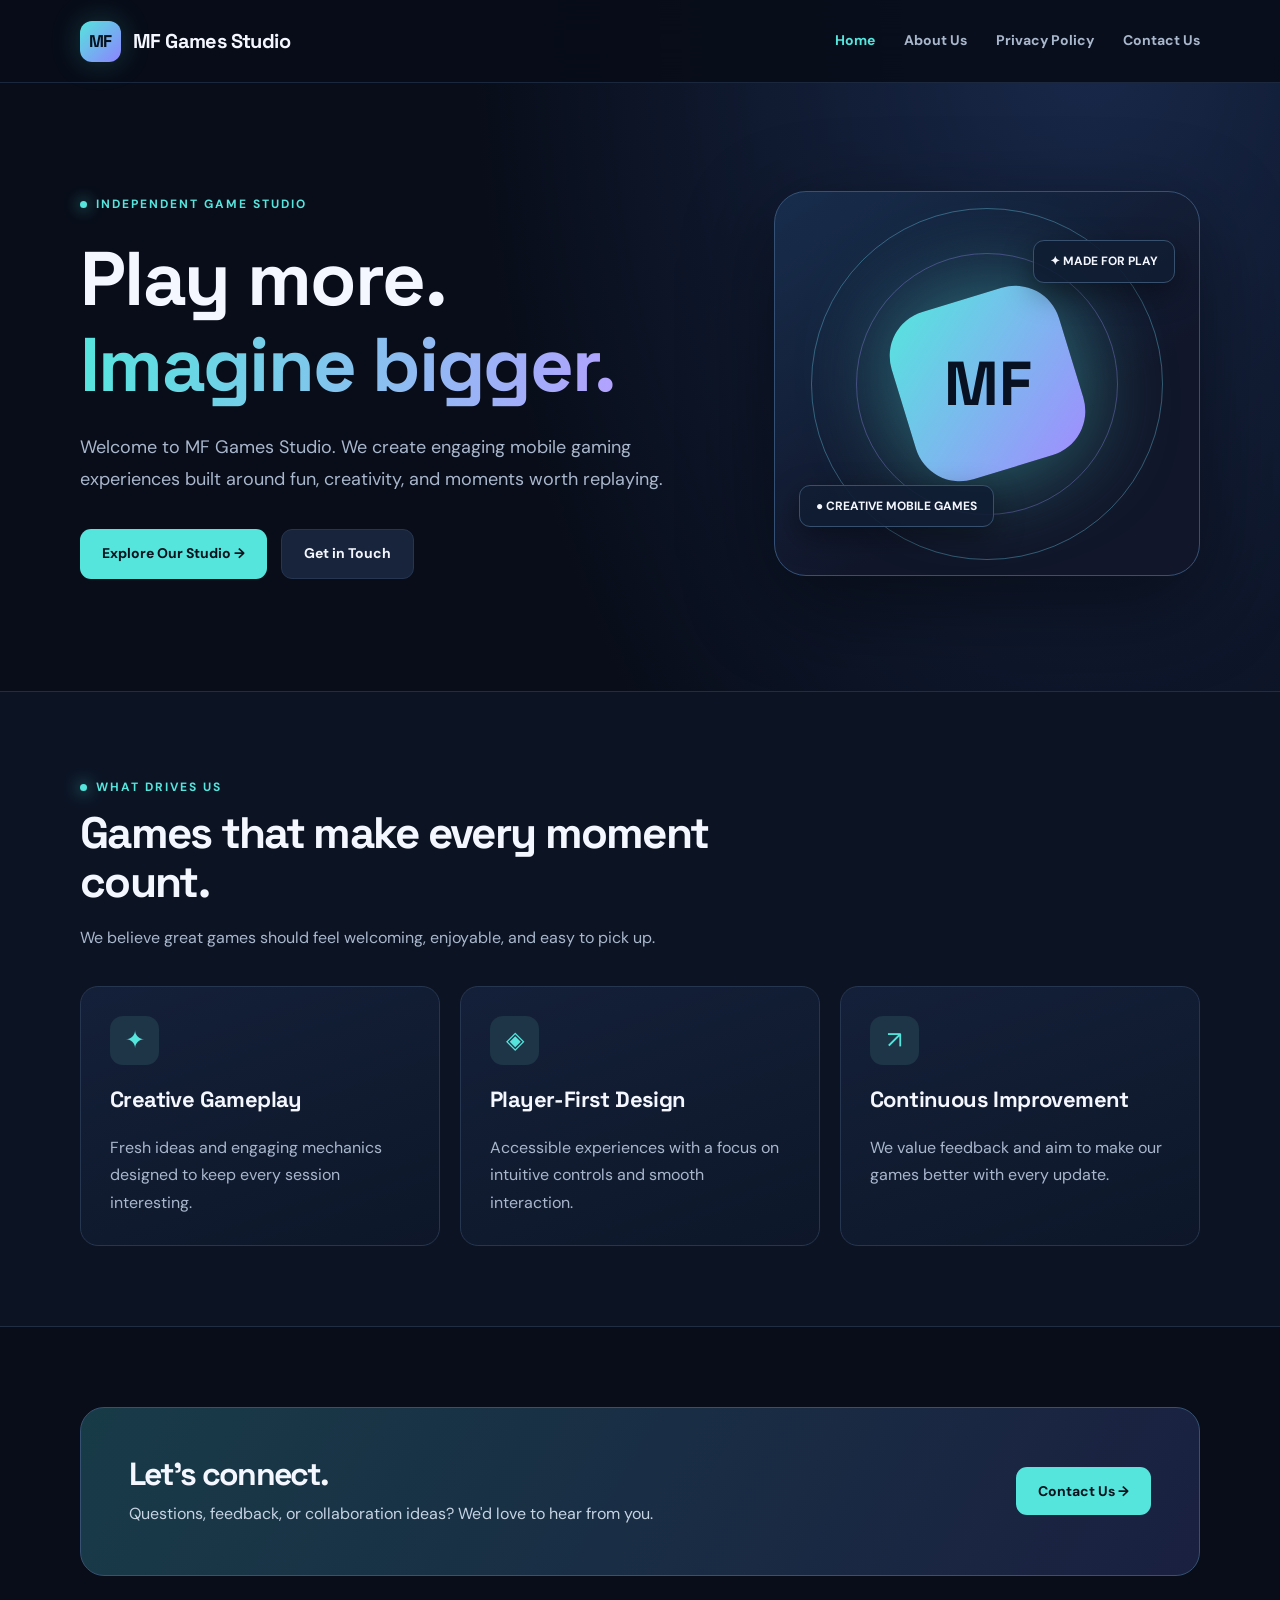
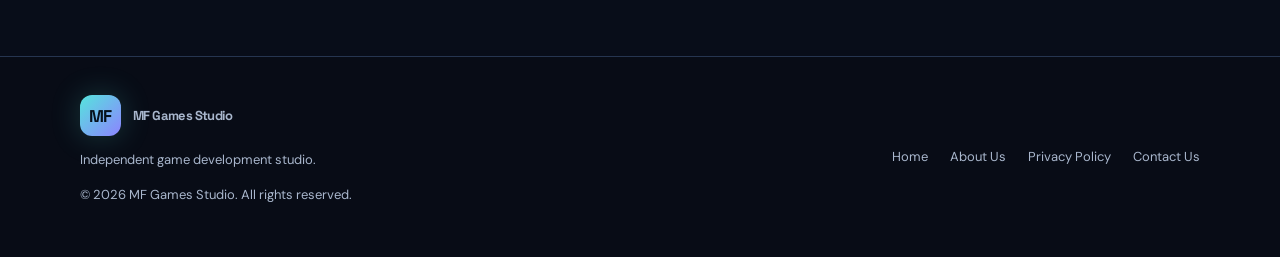
<file: index.html>
<!doctype html><html lang="en"><head><meta charset="utf-8"><meta name="viewport" content="width=device-width, initial-scale=1"><meta name="theme-color" content="#080d19"><meta name="description" content="MF Games Studio creates creative, engaging mobile gaming experiences."><title>Home | MF Games Studio</title><link rel="icon" href="/assets/favicon.svg" type="image/svg+xml"><link rel="stylesheet" href="/assets/style.css"><link rel="canonical" href="https://mfgamesstudio.site/"></head><body><header class="site-header"><nav class="nav container" aria-label="Main navigation"><a class="brand" href="/"><span class="brand-mark">MF</span><span>MF Games Studio</span></a><button class="nav-toggle" aria-label="Toggle navigation" aria-expanded="false" aria-controls="main-links">☰</button><div class="nav-links" id="main-links"><a href="/" aria-current="page">Home</a><a href="/about/">About Us</a><a href="/privacypolicy/">Privacy Policy</a><a href="/contact/">Contact Us</a></div></nav></header><main><section class="hero"><div class="container hero-grid"><div><span class="eyebrow">Independent game studio</span><h1>Play more.<br><span class="gradient">Imagine bigger.</span></h1><p class="lead">Welcome to MF Games Studio. We create engaging mobile gaming experiences built around fun, creativity, and moments worth replaying.</p><div class="buttons"><a class="btn btn-primary" href="/about/">Explore Our Studio →</a><a class="btn btn-secondary" href="/contact/">Get in Touch</a></div></div><div class="hero-art" role="img" aria-label="Abstract glowing MF Games Studio logo artwork"><div class="float-label top">✦ MADE FOR PLAY</div><div class="orb"><span>MF</span></div><div class="float-label bottom">● CREATIVE MOBILE GAMES</div></div></div></section><section class="section alt"><div class="container"><div class="section-intro"><span class="eyebrow">What drives us</span><h2>Games that make every moment count.</h2><p class="muted">We believe great games should feel welcoming, enjoyable, and easy to pick up.</p></div><div class="cards"><article class="card"><div class="symbol">✦</div><h3>Creative Gameplay</h3><p>Fresh ideas and engaging mechanics designed to keep every session interesting.</p></article><article class="card"><div class="symbol">◈</div><h3>Player-First Design</h3><p>Accessible experiences with a focus on intuitive controls and smooth interaction.</p></article><article class="card"><div class="symbol">↗</div><h3>Continuous Improvement</h3><p>We value feedback and aim to make our games better with every update.</p></article></div></div></section><section class="section"><div class="container"><div class="cta"><div><h2>Let's connect.</h2><p>Questions, feedback, or collaboration ideas? We'd love to hear from you.</p></div><a class="btn btn-primary" href="/contact/">Contact Us →</a></div></div></section></main><footer class="footer"><div class="container footer-inner"><div><a class="brand" href="/"><span class="brand-mark">MF</span><span>MF Games Studio</span></a><p>Independent game development studio.</p><p>© <span id="year">2026</span> MF Games Studio. All rights reserved.</p></div><div class="footer-links"><a href="/" aria-current="page">Home</a><a href="/about/">About Us</a><a href="/privacypolicy/">Privacy Policy</a><a href="/contact/">Contact Us</a></div></div></footer><script src="/assets/script.js" defer></script><script>document.getElementById('year').textContent=new Date().getFullYear()</script></body></html>
</file>
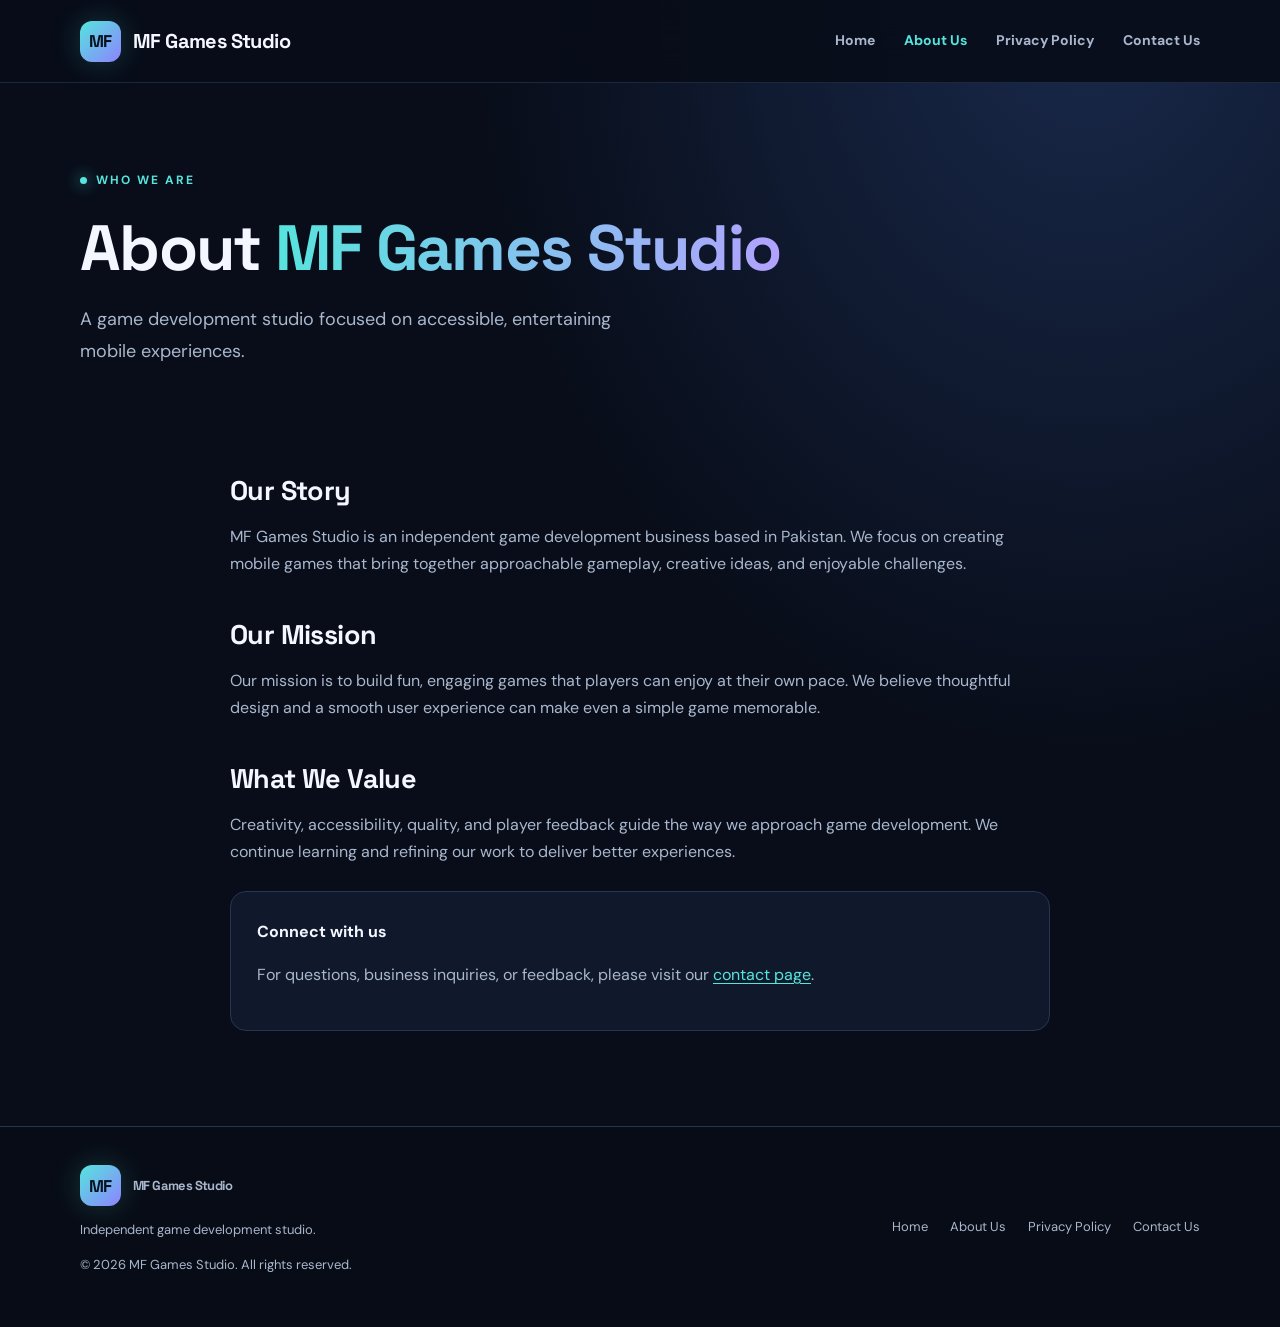
<file: about/index.html>
<!doctype html><html lang="en"><head><meta charset="utf-8"><meta name="viewport" content="width=device-width, initial-scale=1"><meta name="theme-color" content="#080d19"><meta name="description" content="Learn about MF Games Studio, an independent mobile game development business."><title>About Us | MF Games Studio</title><link rel="icon" href="/assets/favicon.svg" type="image/svg+xml"><link rel="stylesheet" href="/assets/style.css"><link rel="canonical" href="https://mfgamesstudio.site/about/"></head><body><header class="site-header"><nav class="nav container" aria-label="Main navigation"><a class="brand" href="/"><span class="brand-mark">MF</span><span>MF Games Studio</span></a><button class="nav-toggle" aria-label="Toggle navigation" aria-expanded="false" aria-controls="main-links">☰</button><div class="nav-links" id="main-links"><a href="/">Home</a><a href="/about/" aria-current="page">About Us</a><a href="/privacypolicy/">Privacy Policy</a><a href="/contact/">Contact Us</a></div></nav></header><main><section class="page-head"><div class="container"><span class="eyebrow">Who we are</span><h1>About <span class="gradient">MF Games Studio</span></h1><p class="lead">A game development studio focused on accessible, entertaining mobile experiences.</p></div></section><section class="content container"><h2>Our Story</h2><p>MF Games Studio is an independent game development business based in Pakistan. We focus on creating mobile games that bring together approachable gameplay, creative ideas, and enjoyable challenges.</p><h2>Our Mission</h2><p>Our mission is to build fun, engaging games that players can enjoy at their own pace. We believe thoughtful design and a smooth user experience can make even a simple game memorable.</p><h2>What We Value</h2><p>Creativity, accessibility, quality, and player feedback guide the way we approach game development. We continue learning and refining our work to deliver better experiences.</p><div class="info-box"><strong>Connect with us</strong><p>For questions, business inquiries, or feedback, please visit our <a href="/contact/">contact page</a>.</p></div></section></main><footer class="footer"><div class="container footer-inner"><div><a class="brand" href="/"><span class="brand-mark">MF</span><span>MF Games Studio</span></a><p>Independent game development studio.</p><p>© <span id="year">2026</span> MF Games Studio. All rights reserved.</p></div><div class="footer-links"><a href="/">Home</a><a href="/about/" aria-current="page">About Us</a><a href="/privacypolicy/">Privacy Policy</a><a href="/contact/">Contact Us</a></div></div></footer><script src="/assets/script.js" defer></script><script>document.getElementById('year').textContent=new Date().getFullYear()</script></body></html>
</file>
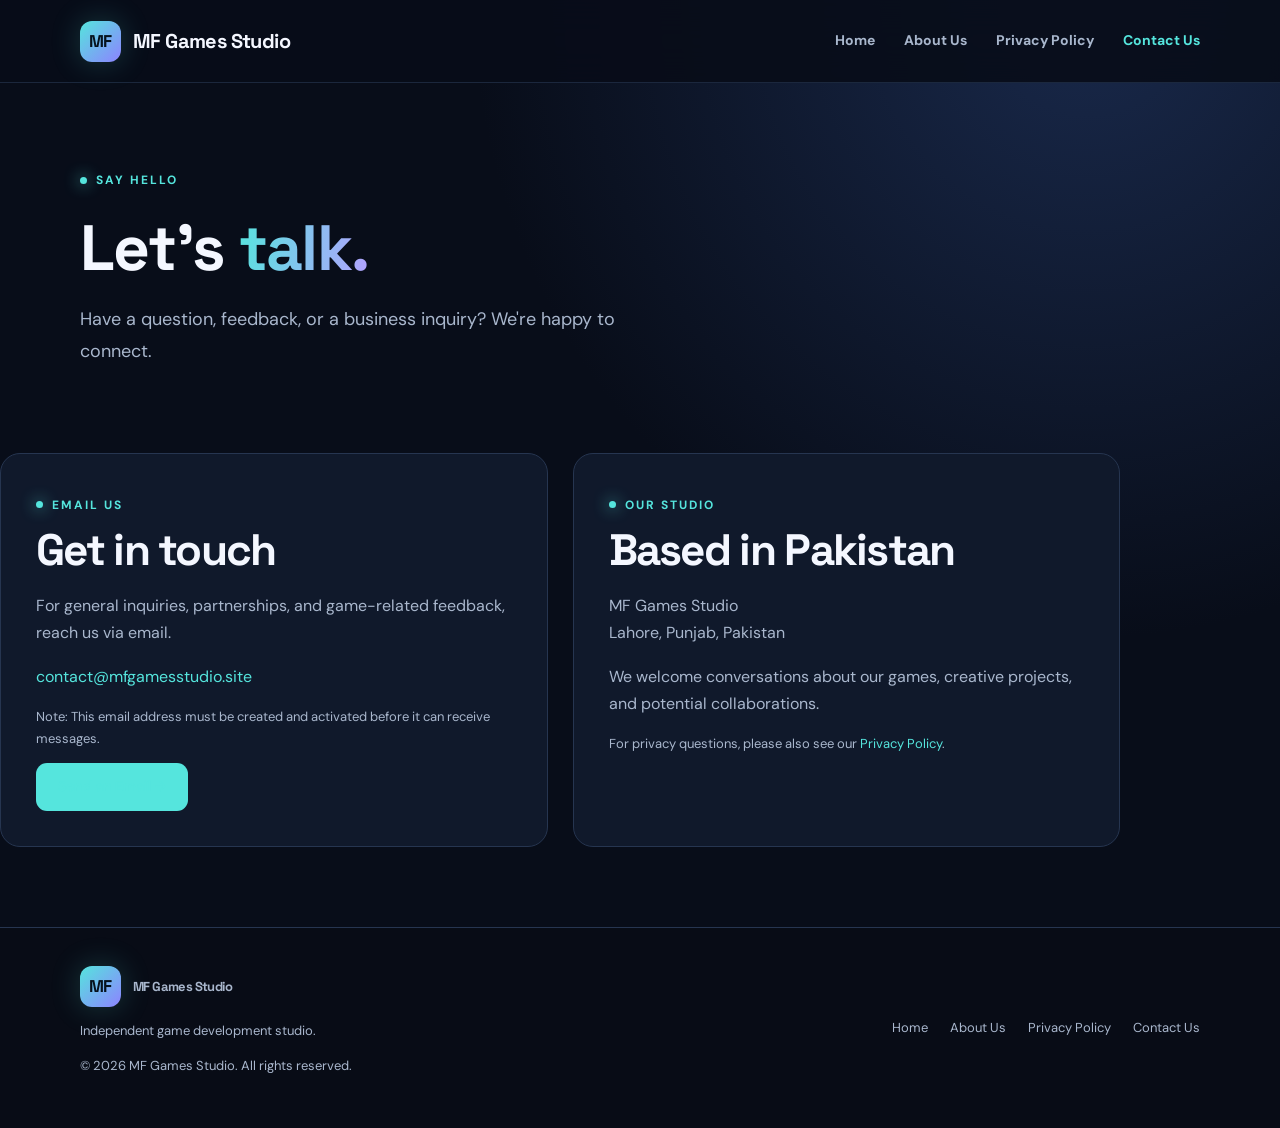
<file: contact/index.html>
<!doctype html><html lang="en"><head><meta charset="utf-8"><meta name="viewport" content="width=device-width, initial-scale=1"><meta name="theme-color" content="#080d19"><meta name="description" content="Contact MF Games Studio for game support, feedback, and business inquiries."><title>Contact Us | MF Games Studio</title><link rel="icon" href="/assets/favicon.svg" type="image/svg+xml"><link rel="stylesheet" href="/assets/style.css"><link rel="canonical" href="https://mfgamesstudio.site/contact/"></head><body><header class="site-header"><nav class="nav container" aria-label="Main navigation"><a class="brand" href="/"><span class="brand-mark">MF</span><span>MF Games Studio</span></a><button class="nav-toggle" aria-label="Toggle navigation" aria-expanded="false" aria-controls="main-links">☰</button><div class="nav-links" id="main-links"><a href="/">Home</a><a href="/about/">About Us</a><a href="/privacypolicy/">Privacy Policy</a><a href="/contact/" aria-current="page">Contact Us</a></div></nav></header><main><section class="page-head"><div class="container"><span class="eyebrow">Say hello</span><h1>Let's <span class="gradient">talk.</span></h1><p class="lead">Have a question, feedback, or a business inquiry? We're happy to connect.</p></div></section><section class="container contact-grid"><div class="contact-card"><div class="eyebrow">Email us</div><h2>Get in touch</h2><p>For general inquiries, partnerships, and game-related feedback, reach us via email.</p><p><a href="mailto:contact@mfgamesstudio.site">contact@mfgamesstudio.site</a></p><p class="small">Note: This email address must be created and activated before it can receive messages.</p><a class="btn btn-primary" href="mailto:contact@mfgamesstudio.site">Send an Email →</a></div><div class="contact-card"><div class="eyebrow">Our studio</div><h2>Based in Pakistan</h2><p>MF Games Studio<br>Lahore, Punjab, Pakistan</p><p>We welcome conversations about our games, creative projects, and potential collaborations.</p><p class="small">For privacy questions, please also see our <a href="/privacypolicy/">Privacy Policy</a>.</p></div></section></main><footer class="footer"><div class="container footer-inner"><div><a class="brand" href="/"><span class="brand-mark">MF</span><span>MF Games Studio</span></a><p>Independent game development studio.</p><p>© <span id="year">2026</span> MF Games Studio. All rights reserved.</p></div><div class="footer-links"><a href="/">Home</a><a href="/about/">About Us</a><a href="/privacypolicy/">Privacy Policy</a><a href="/contact/" aria-current="page">Contact Us</a></div></div></footer><script src="/assets/script.js" defer></script><script>document.getElementById('year').textContent=new Date().getFullYear()</script></body></html>
</file>
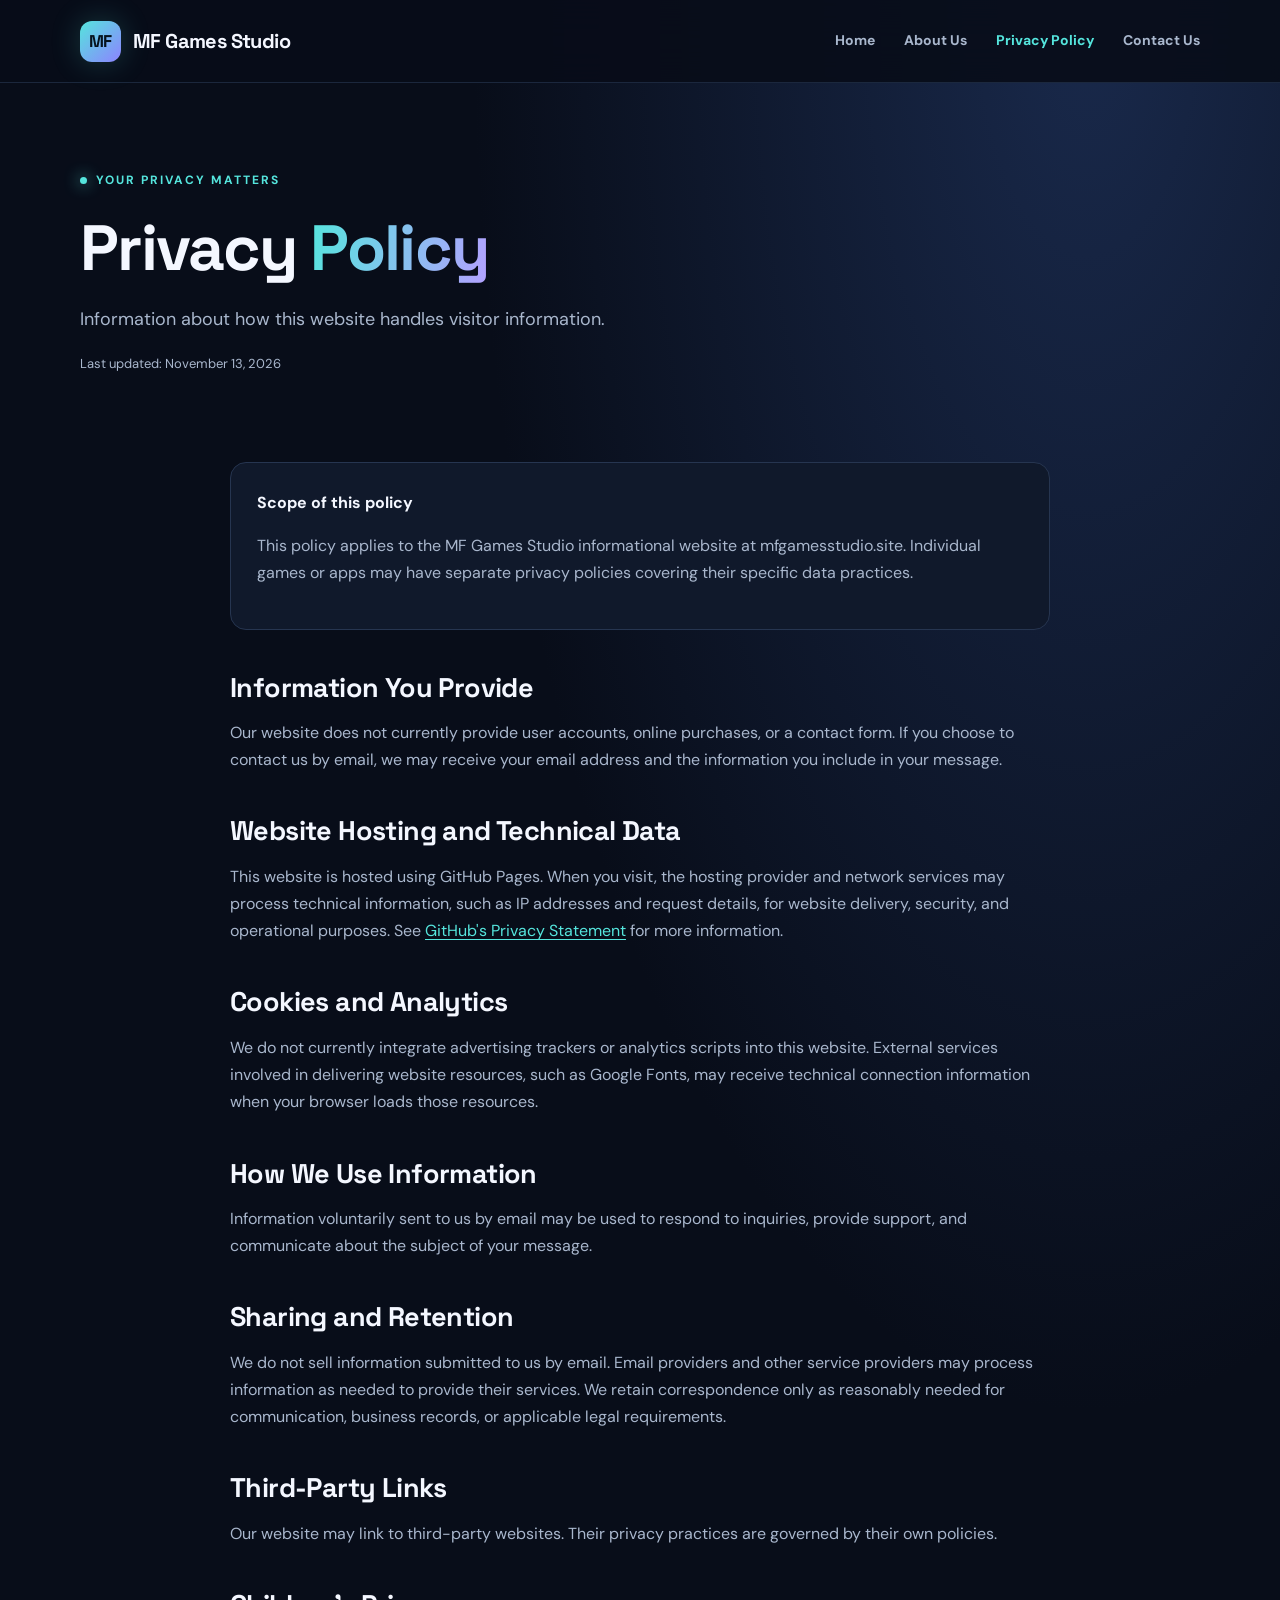
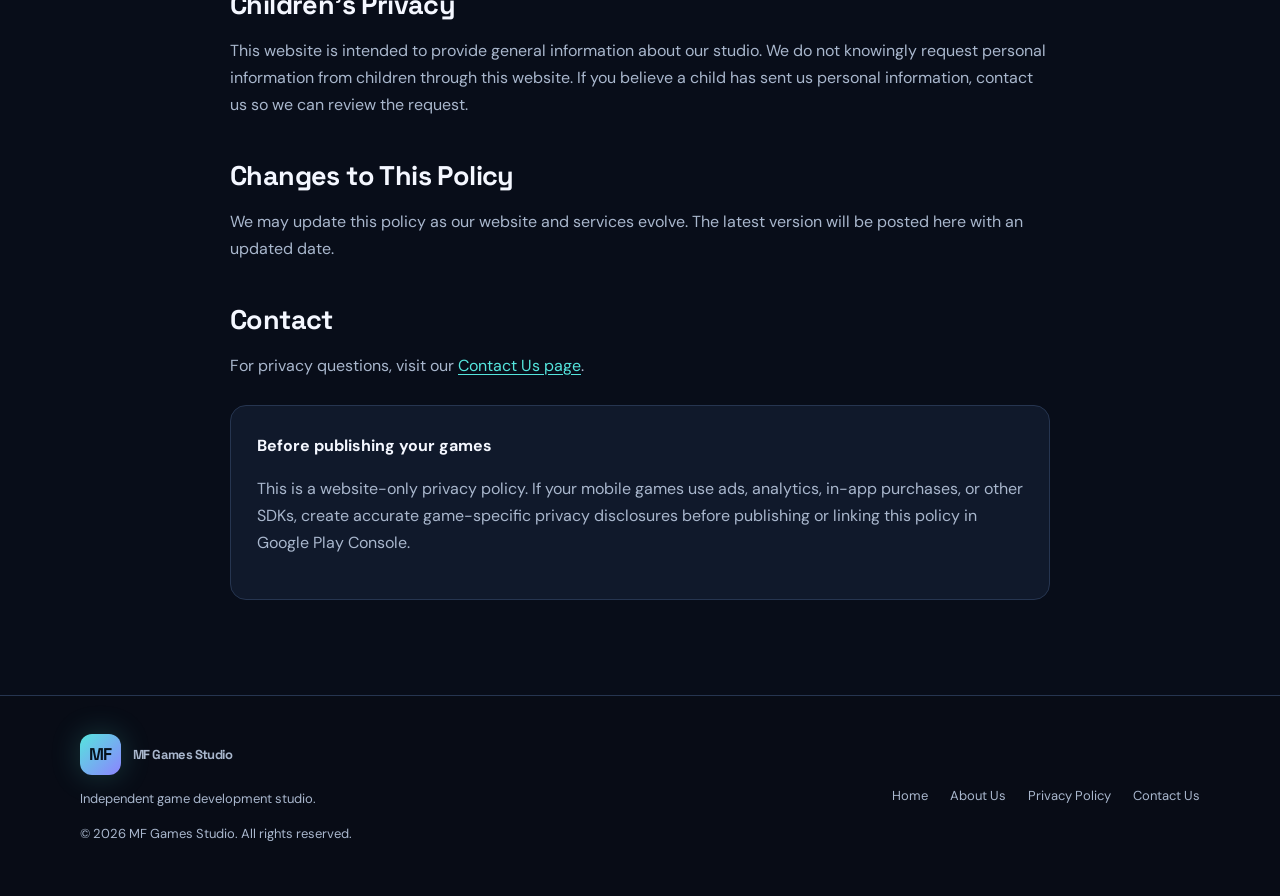
<file: privacypolicy/index.html>
<!doctype html><html lang="en"><head><meta charset="utf-8"><meta name="viewport" content="width=device-width, initial-scale=1"><meta name="theme-color" content="#080d19"><meta name="description" content="Read the privacy policy for the MF Games Studio website."><title>Privacy Policy | MF Games Studio</title><link rel="icon" href="/assets/favicon.svg" type="image/svg+xml"><link rel="stylesheet" href="/assets/style.css"><link rel="canonical" href="https://mfgamesstudio.site/privacypolicy/"></head><body><header class="site-header"><nav class="nav container" aria-label="Main navigation"><a class="brand" href="/"><span class="brand-mark">MF</span><span>MF Games Studio</span></a><button class="nav-toggle" aria-label="Toggle navigation" aria-expanded="false" aria-controls="main-links">☰</button><div class="nav-links" id="main-links"><a href="/">Home</a><a href="/about/">About Us</a><a href="/privacypolicy/" aria-current="page">Privacy Policy</a><a href="/contact/">Contact Us</a></div></nav></header><main><section class="page-head"><div class="container"><span class="eyebrow">Your privacy matters</span><h1>Privacy <span class="gradient">Policy</span></h1><p class="lead">Information about how this website handles visitor information.</p><p class="small">Last updated: November 13, 2026</p></div></section><section class="content container"><div class="info-box"><strong>Scope of this policy</strong><p>This policy applies to the MF Games Studio informational website at mfgamesstudio.site. Individual games or apps may have separate privacy policies covering their specific data practices.</p></div><h2>Information You Provide</h2><p>Our website does not currently provide user accounts, online purchases, or a contact form. If you choose to contact us by email, we may receive your email address and the information you include in your message.</p><h2>Website Hosting and Technical Data</h2><p>This website is hosted using GitHub Pages. When you visit, the hosting provider and network services may process technical information, such as IP addresses and request details, for website delivery, security, and operational purposes. See <a href="https://docs.github.com/en/site-policy/privacy-policies/github-general-privacy-statement" target="_blank" rel="noopener noreferrer">GitHub's Privacy Statement</a> for more information.</p><h2>Cookies and Analytics</h2><p>We do not currently integrate advertising trackers or analytics scripts into this website. External services involved in delivering website resources, such as Google Fonts, may receive technical connection information when your browser loads those resources.</p><h2>How We Use Information</h2><p>Information voluntarily sent to us by email may be used to respond to inquiries, provide support, and communicate about the subject of your message.</p><h2>Sharing and Retention</h2><p>We do not sell information submitted to us by email. Email providers and other service providers may process information as needed to provide their services. We retain correspondence only as reasonably needed for communication, business records, or applicable legal requirements.</p><h2>Third-Party Links</h2><p>Our website may link to third-party websites. Their privacy practices are governed by their own policies.</p><h2>Children's Privacy</h2><p>This website is intended to provide general information about our studio. We do not knowingly request personal information from children through this website. If you believe a child has sent us personal information, contact us so we can review the request.</p><h2>Changes to This Policy</h2><p>We may update this policy as our website and services evolve. The latest version will be posted here with an updated date.</p><h2>Contact</h2><p>For privacy questions, visit our <a href="/contact/">Contact Us page</a>.</p><div class="info-box"><strong>Before publishing your games</strong><p>This is a website-only privacy policy. If your mobile games use ads, analytics, in-app purchases, or other SDKs, create accurate game-specific privacy disclosures before publishing or linking this policy in Google Play Console.</p></div></section></main><footer class="footer"><div class="container footer-inner"><div><a class="brand" href="/"><span class="brand-mark">MF</span><span>MF Games Studio</span></a><p>Independent game development studio.</p><p>© <span id="year">2026</span> MF Games Studio. All rights reserved.</p></div><div class="footer-links"><a href="/">Home</a><a href="/about/">About Us</a><a href="/privacypolicy/" aria-current="page">Privacy Policy</a><a href="/contact/">Contact Us</a></div></div></footer><script src="/assets/script.js" defer></script><script>document.getElementById('year').textContent=new Date().getFullYear()</script></body></html>
</file>
<file: assets/style.css>
@import url('https://fonts.googleapis.com/css2?family=DM+Sans:wght@400;500;600;700&family=Space+Grotesk:wght@400;500;600;700&display=swap');
:root{--bg:#080d19;--panel:#10192b;--panel2:#142139;--text:#f4f7ff;--muted:#a9b7cd;--line:#263550;--cyan:#55e5dd;--purple:#a18cff;--max:1120px}*{box-sizing:border-box}html{scroll-behavior:smooth}body{margin:0;background:radial-gradient(ellipse at 85% 0%,#19294b 0,transparent 40%),var(--bg);color:var(--text);font:16px/1.7 'DM Sans',sans-serif}a{color:inherit;text-decoration:none}a:focus-visible,button:focus-visible{outline:3px solid var(--cyan);outline-offset:4px}.container{width:min(var(--max),calc(100% - 44px));margin:auto}.site-header{position:sticky;top:0;z-index:20;background:#080d19e8;backdrop-filter:blur(18px);border-bottom:1px solid #263550aa}.nav{min-height:82px;display:flex;align-items:center;justify-content:space-between;gap:24px}.brand{display:flex;align-items:center;gap:12px;font:700 20px 'Space Grotesk',sans-serif;letter-spacing:-.6px}.brand-mark{display:grid;place-items:center;width:41px;height:41px;border-radius:12px;background:linear-gradient(135deg,var(--cyan),#8d83ff);color:#06121d;font-weight:800;font-size:17px;box-shadow:0 0 30px #55e5dd35}.nav-links{display:flex;align-items:center;gap:29px}.nav-links a{color:var(--muted);font-size:14px;font-weight:700;transition:color .2s}.nav-links a:hover,.nav-links a[aria-current=page]{color:var(--cyan)}.nav-toggle{display:none;background:none;border:1px solid var(--line);border-radius:10px;padding:9px 12px;color:var(--text);font-size:20px}.hero{padding:106px 0 112px;position:relative;overflow:hidden}.hero-grid{display:grid;grid-template-columns:1.2fr .8fr;align-items:center;gap:55px}.eyebrow{display:inline-flex;align-items:center;gap:9px;color:var(--cyan);text-transform:uppercase;font-size:12px;letter-spacing:2px;font-weight:700}.eyebrow:before{content:'';width:7px;height:7px;border-radius:50%;background:var(--cyan);box-shadow:0 0 15px var(--cyan)}h1,h2,h3{font-family:'Space Grotesk',sans-serif;line-height:1.13;letter-spacing:-1.7px}h1{font-size:clamp(45px,6vw,76px);margin:20px 0 23px}h2{font-size:clamp(30px,4vw,44px);margin:10px 0 16px}h3{font-size:22px;letter-spacing:-.6px}.gradient{background:linear-gradient(100deg,var(--cyan),#b3a1ff);background-clip:text;color:transparent}.lead{font-size:18px;color:var(--muted);max-width:590px;line-height:1.8}.buttons{display:flex;flex-wrap:wrap;gap:14px;margin-top:33px}.btn{display:inline-flex;align-items:center;justify-content:center;min-height:48px;padding:12px 22px;border-radius:11px;font-weight:700;font-size:14px;transition:transform .2s,background .2s}.btn:hover{transform:translateY(-2px)}.btn-primary{background:var(--cyan);color:#06121d}.btn-secondary{border:1px solid var(--line);background:#17243b;color:var(--text)}.hero-art{height:385px;border-radius:32px;position:relative;background:linear-gradient(145deg,#172d4c,#11162a 65%);border:1px solid #355176;box-shadow:0 25px 90px #0007;overflow:hidden;display:grid;place-items:center}.hero-art:before,.hero-art:after{content:'';position:absolute;border-radius:50%;border:1px solid #79e5ff55;width:350px;height:350px}.hero-art:after{width:260px;height:260px;border-color:#a18cff55}.orb{height:175px;width:175px;border-radius:46px;transform:rotate(-17deg);background:linear-gradient(140deg,#55e5dd,#a18cff);box-shadow:0 0 95px #55e5dd77;display:grid;place-items:center;z-index:1}.orb span{transform:rotate(17deg);font:700 62px 'Space Grotesk',sans-serif;color:#081122}.float-label{position:absolute;z-index:2;background:#101d33e8;border:1px solid #36506d;border-radius:11px;padding:10px 16px;font-size:12px;font-weight:700;box-shadow:0 10px 30px #0006}.float-label.top{top:48px;right:24px}.float-label.bottom{bottom:48px;left:24px}.section{padding:80px 0}.section.alt{background:#0c1424;border-block:1px solid #202d43}.section-intro{max-width:680px;margin-bottom:35px}.muted{color:var(--muted)}.cards{display:grid;grid-template-columns:repeat(3,1fr);gap:20px}.card{padding:29px;border:1px solid var(--line);background:linear-gradient(160deg,#142039,#0d1729);border-radius:18px}.card .symbol{display:grid;place-items:center;width:49px;height:49px;background:#1d3547;color:var(--cyan);border-radius:13px;font-size:24px}.card p{color:var(--muted);margin-bottom:0}.cta{padding:48px;border:1px solid #365171;border-radius:24px;background:linear-gradient(120deg,#183b48,#1a2040);display:flex;align-items:center;justify-content:space-between;gap:25px}.cta h2{font-size:32px;margin:0 0 8px}.cta p{margin:0;color:#c6d3e3}.page-head{padding:82px 0 48px}.page-head h1{font-size:clamp(43px,6vw,64px);margin-bottom:16px}.content{padding:0 0 95px;max-width:820px}.content h2{font-size:27px;margin-top:43px;letter-spacing:-.6px}.content p,.content li{color:var(--muted)}.content a{color:var(--cyan);text-decoration:underline;text-underline-offset:3px}.info-box{background:var(--panel);border:1px solid var(--line);border-radius:16px;padding:26px;margin-top:26px}.info-box strong{color:var(--text)}.contact-grid{display:grid;grid-template-columns:1fr 1fr;gap:25px;margin:20px 0 80px}.contact-card{border:1px solid var(--line);border-radius:20px;padding:35px;background:var(--panel)}.contact-card p{color:var(--muted)}.contact-card a{color:var(--cyan);overflow-wrap:anywhere}.footer{border-top:1px solid var(--line);padding:38px 0;background:#080c16}.footer-inner{display:flex;justify-content:space-between;gap:24px;align-items:center}.footer-links{display:flex;flex-wrap:wrap;gap:22px}.footer a,.footer p{font-size:13px;color:var(--muted)}.footer a:hover{color:var(--cyan)}.small{font-size:13px;color:var(--muted)}@media(max-width:760px){.nav{min-height:70px}.nav-toggle{display:block}.nav-links{display:none;position:absolute;top:70px;left:0;right:0;padding:20px 22px 25px;background:#0b1425;border-bottom:1px solid var(--line);flex-direction:column;align-items:flex-start;gap:20px}.nav-links.open{display:flex}.hero{padding:65px 0 75px}.hero-grid{grid-template-columns:1fr}.hero-art{height:300px}.cards,.contact-grid{grid-template-columns:1fr}.section{padding:58px 0}.cta{padding:30px;flex-direction:column;align-items:flex-start}.footer-inner{align-items:flex-start;flex-direction:column}.page-head{padding:60px 0 38px}}@media(prefers-reduced-motion:reduce){html{scroll-behavior:auto}*,*:before,*:after{transition:none!important}}
</file>
